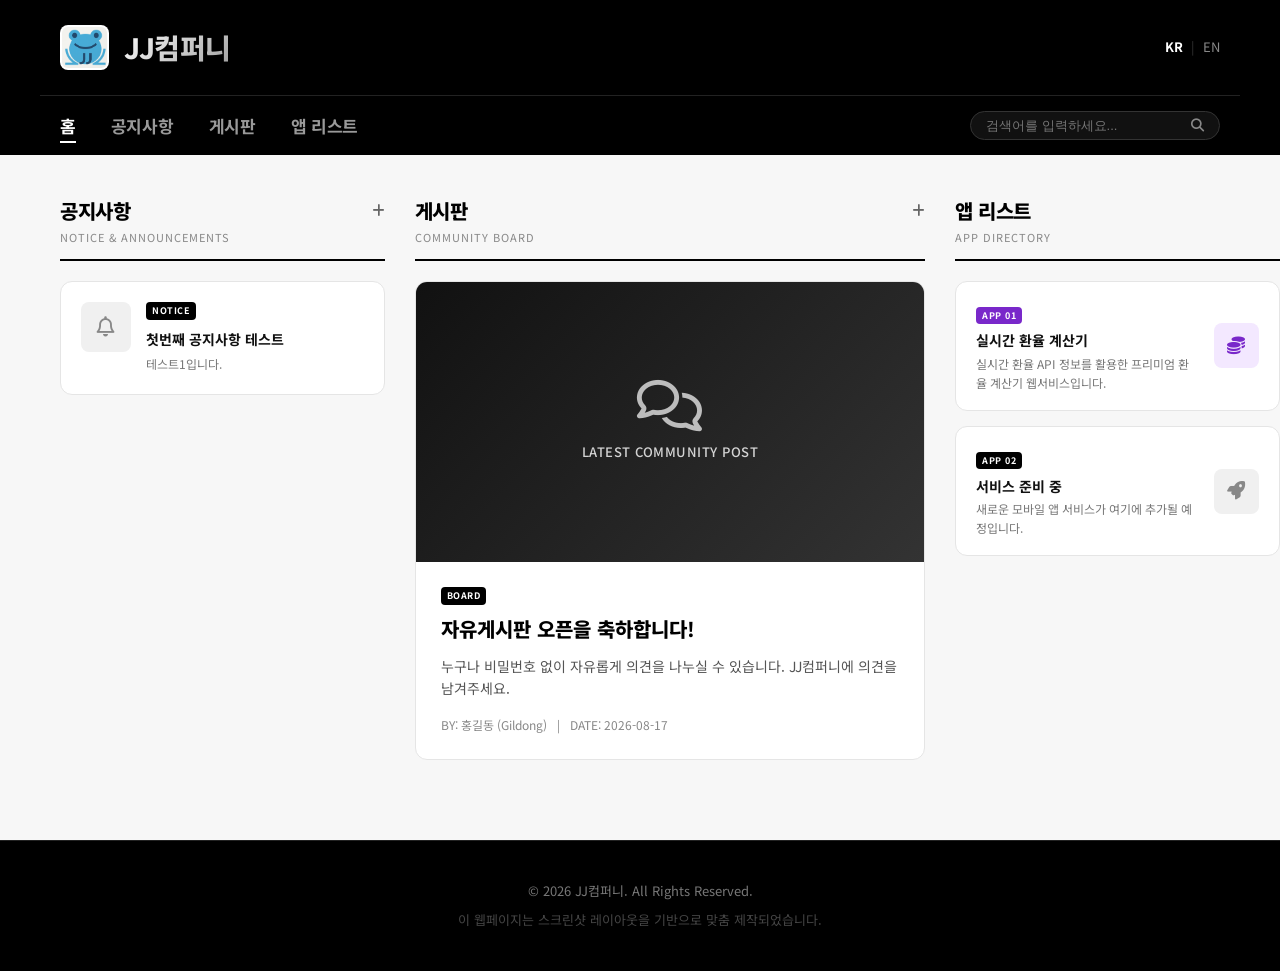
<file: index.html>
<!DOCTYPE html>
<html lang="ko">
<head>
    <meta charset="UTF-8">
    <meta name="viewport" content="width=device-width, initial-scale=1.0">
    <title>JJ컴퍼니</title>
    <!-- PWA meta tags -->
    <link rel="manifest" href="manifest.json">
    <link rel="apple-touch-icon" href="JJ Company.png">
    <meta name="theme-color" content="#000000">
    <link rel="stylesheet" href="style.css">
    <!-- Google Fonts -->
    <link rel="preconnect" href="https://fonts.googleapis.com">
    <link rel="preconnect" href="https://fonts.gstatic.com" crossorigin>
    <link href="https://fonts.googleapis.com/css2?family=Noto+Sans+KR:wght@300;400;500;700;900&family=Outfit:wght@300;400;500;600;700;900&display=swap" rel="stylesheet">
    <!-- FontAwesome for icons -->
    <link rel="stylesheet" href="https://cdnjs.cloudflare.com/ajax/libs/font-awesome/6.4.0/css/all.min.css">
    <!-- Google Identity Services -->
    <script src="https://accounts.google.com/gsi/client" async defer></script>
</head>
<body>
    <!-- Top Header -->
    <header class="header">
        <div class="header-top">
            <div class="logo-container" id="logo-btn" style="cursor: pointer;">
                <img src="./JJ Company.png" alt="JJ컴퍼니 로고" class="logo-img">
                <span class="logo-text" data-ko="JJ컴퍼니" data-en="JJ Company">JJ컴퍼니</span>
            </div>
            <div class="header-lang">
                <a href="#" id="lang-kr" class="active">KR</a>
                <span class="divider">|</span>
                <a href="#" id="lang-en">EN</a>
            </div>
        </div>
        
        <!-- Navigation Bar -->
        <nav class="nav-bar">
            <ul class="nav-menu">
                <li><a href="#" id="menu-home" class="nav-item active" data-ko="홈" data-en="Home">홈</a></li>
                <li><a href="#" id="menu-notice" class="nav-item" data-ko="공지사항" data-en="Notice">공지사항</a></li>
                <li><a href="#" id="menu-board" class="nav-item" data-ko="게시판" data-en="Board">게시판</a></li>
                <li><a href="#" id="menu-apps" class="nav-item" data-ko="앱 리스트" data-en="App List">앱 리스트</a></li>
            </ul>
            <div class="search-box">
                <input type="text" placeholder="검색어를 입력하세요..." id="searchInput" data-ko-placeholder="검색어를 입력하세요..." data-en-placeholder="Search...">
                <button type="button" aria-label="Search"><i class="fa-solid fa-magnifying-glass"></i></button>
            </div>
        </nav>
    </header>

    <!-- Main Content Layout -->
    <main class="main-container">
        
        <!-- 1. HOME VIEW (3-Column Layout) -->
        <div id="view-home" class="spa-view">
            <div class="grid-layout">
                
                <!-- Left Column: Notice Highlight -->
                <section class="column column-left">
                    <div class="column-header">
                        <div class="header-flex">
                            <h2 data-ko="공지사항" data-en="Notice">공지사항</h2>
                            <button class="more-btn" id="go-notice-btn" aria-label="More Notices"><i class="fa-solid fa-plus"></i></button>
                        </div>
                        <span class="column-subtitle">Notice & Announcements</span>
                    </div>
                    <!-- Home Notice List -->
                    <div class="card-list" id="home-notice-list">
                        <!-- Loaded dynamically via JS -->
                    </div>
                </section>

                <!-- Center Column: Dynamic Featured Board Post -->
                <section class="column column-center">
                    <div class="column-header">
                        <div class="header-flex">
                            <h2 data-ko="게시판" data-en="Board">게시판</h2>
                            <button class="more-btn" id="go-board-btn" aria-label="More Posts"><i class="fa-solid fa-plus"></i></button>
                        </div>
                        <span class="column-subtitle">Community Board</span>
                    </div>
                    <div id="home-featured-board">
                        <!-- Loaded dynamically via JS -->
                    </div>
                </section>

                <!-- Right Column: App List Placeholders -->
                <section class="column column-right">
                    <div class="column-header">
                        <h2 data-ko="앱 리스트" data-en="App List">앱 리스트</h2>
                        <span class="column-subtitle">App Directory</span>
                    </div>
                    <div class="compact-list">
                        <div class="empty-card" id="home-app-currency-btn" style="cursor: pointer; display: flex; justify-content: space-between; align-items: center; padding: 18px 20px;">
                            <div class="compact-content">
                                <span class="skeleton-tag" style="background-color: #7928ca; color: #fff;">APP 01</span>
                                <h4 class="compact-title" data-ko="실시간 환율 계산기" data-en="Currency Converter">실시간 환율 계산기</h4>
                                <p class="compact-desc" data-ko="실시간 환율 API 정보를 활용한 프리미엄 환율 계산기 웹서비스입니다." data-en="Premium currency converter web service utilizing real-time exchange rate API.">실시간 환율 API 정보를 활용한 프리미엄 환율 계산기 웹서비스입니다.</p>
                            </div>
                            <div class="compact-img-placeholder" style="background-color: #f3e8ff; color: #7928ca;">
                                <i class="fa-solid fa-coins"></i>
                            </div>
                        </div>
                        <div class="empty-card compact-card-skeleton">
                            <div class="compact-content">
                                <span class="skeleton-tag">APP 02</span>
                                <h4 class="compact-title" data-ko="서비스 준비 중" data-en="Preparing service">서비스 준비 중</h4>
                                <p class="compact-desc" data-ko="새로운 모바일 앱 서비스가 여기에 추가될 예정입니다." data-en="A new mobile app service will be added here soon.">새로운 모바일 앱 서비스가 여기에 추가될 예정입니다.</p>
                            </div>
                            <div class="compact-img-placeholder">
                                <i class="fa-solid fa-rocket"></i>
                            </div>
                        </div>
                    </div>
                </section>

            </div>
        </div>

        <!-- 2. NOTICE BOARD VIEW (Dedicated Page) -->
        <div id="view-notice" class="spa-view hidden">
            <div class="board-container">
                <div class="board-header">
                    <div>
                        <h1 class="board-title" data-ko="공지사항 게시판" data-en="Notice Board">공지사항 게시판</h1>
                        <p class="board-subtitle" data-ko="JJ컴퍼니의 최신 공지사항과 소식을 전해드립니다." data-en="We deliver the latest announcements and news of JJ Company.">JJ컴퍼니의 최신 공지사항과 소식을 전해드립니다.</p>
                    </div>
                    <!-- Write Button for Admin -->
                    <button class="btn btn-black" id="admin-write-btn">
                        <i class="fa-solid fa-pen"></i> <span data-ko="글쓰기 (관리자)" data-en="Write (Admin)">글쓰기 (관리자)</span>
                    </button>
                </div>

                <!-- Notice List Table -->
                <div class="board-table-wrapper">
                    <table class="board-table">
                        <thead>
                            <tr>
                                <th style="width: 10%;">No.</th>
                                <th style="width: 60%; text-align: left;" data-ko="제목" data-en="Title">제목</th>
                                <th style="width: 15%;" data-ko="작성자" data-en="Author">작성자</th>
                                <th style="width: 15%;" data-ko="작성일" data-en="Date">작성일</th>
                            </tr>
                        </thead>
                        <tbody id="board-notice-tbody">
                            <!-- Dynamic Notice Rows Loaded via JS -->
                        </tbody>
                    </table>
                </div>
            </div>
        </div>

        <!-- 3. COMMUNITY BOARD VIEW (Active Page) -->
        <div id="view-board" class="spa-view hidden">
            <div class="board-container">
                <div class="board-header">
                    <div>
                        <h1 class="board-title" data-ko="커뮤니티 게시판" data-en="Community Board">커뮤니티 게시판</h1>
                        <p class="board-subtitle" data-ko="누구나 자유롭게 글을 작성할 수 있는 공간입니다." data-en="A space where anyone can freely write posts.">누구나 자유롭게 글을 작성할 수 있는 공간입니다.</p>
                    </div>
                    <!-- Write Button for Everyone -->
                    <button class="btn btn-black" id="board-write-btn">
                        <i class="fa-solid fa-pen"></i> <span data-ko="글쓰기" data-en="Write">글쓰기</span>
                    </button>
                </div>

                <!-- Post List Table -->
                <div class="board-table-wrapper">
                    <table class="board-table">
                        <thead>
                            <tr>
                                <th style="width: 10%;">No.</th>
                                <th style="width: 60%; text-align: left;" data-ko="제목" data-en="Title">제목</th>
                                <th style="width: 15%;" data-ko="작성자" data-en="Author">작성자</th>
                                <th style="width: 15%;" data-ko="작성일" data-en="Date">작성일</th>
                            </tr>
                        </thead>
                        <tbody id="board-post-tbody">
                            <!-- Dynamic Post Rows Loaded via JS -->
                        </tbody>
                    </table>
                </div>
            </div>
        </div>

        <div id="view-apps" class="spa-view hidden">
            <div class="board-container" style="padding: 20px; min-height: 700px; display: flex; flex-direction: column;">
                <div class="board-header" style="margin-bottom: 20px;">
                    <div>
                        <h1 class="board-title" data-ko="환율 계산기" data-en="Currency Converter">환율 계산기</h1>
                        <p class="board-subtitle" data-ko="실시간 API 연동 자동 환율 계산기 서비스입니다." data-en="Real-time API integrated automatic currency converter service.">실시간 API 연동 자동 환율 계산기 서비스입니다.</p>
                    </div>
                    <button class="btn btn-outline go-home-trigger" data-ko="홈으로 가기" data-en="Go Home">홈으로 가기</button>
                </div>
                <div style="flex-grow: 1; border-radius: 12px; overflow: hidden; border: 1px solid #e5e5e5; background: #fff; height: 600px; position: relative;">
                    <iframe src="1.app Currency converter/index.html" style="width: 100%; height: 100%; border: none;" title="Currency Converter"></iframe>
                </div>
            </div>
        </div>

    </main>

    <!-- Admin Login Modal -->
    <div class="modal-backdrop hidden" id="admin-login-modal">
        <div class="modal-card" style="max-width: 400px;">
            <div class="modal-header">
                <h3 data-ko="관리자 인증" data-en="Admin Authentication">관리자 인증</h3>
                <button class="modal-close" id="admin-login-modal-close"><i class="fa-solid fa-xmark"></i></button>
            </div>
            <div class="modal-body" style="display: flex; justify-content: center; padding: 40px 20px;">
                <div id="g_id_onload"
                     data-client_id="710542551936-fi6b06jsifuk7maemhbq79e1499826q3.apps.googleusercontent.com"
                     data-callback="handleCredentialResponse"
                     data-auto_prompt="false">
                </div>
                <div class="g_id_signin"
                     data-type="standard"
                     data-size="large"
                     data-theme="outline"
                     data-text="sign_in_with"
                     data-shape="rectangular"
                     data-logo_alignment="left">
                </div>
            </div>
        </div>
    </div>

    <!-- Admin Write Modal -->
    <div class="modal-backdrop hidden" id="write-modal">
        <div class="modal-card">
            <div class="modal-header">
                <h3 data-ko="공지사항 작성 (관리자)" data-en="Write Notice (Admin)">공지사항 작성 (관리자)</h3>
                <button class="modal-close" id="write-modal-close"><i class="fa-solid fa-xmark"></i></button>
            </div>
            <div class="modal-body">
                <div class="form-group">
                    <label for="notice-title" data-ko="제목" data-en="Title">제목</label>
                    <input type="text" id="notice-title" placeholder="제목을 입력하세요.">
                </div>
                <div class="form-group">
                    <label for="notice-content" data-ko="내용" data-en="Content">내용</label>
                    <textarea id="notice-content" rows="6" placeholder="내용을 입력하세요."></textarea>
                </div>
            </div>
            <div class="modal-footer">
                <button class="btn btn-gray" id="write-modal-cancel" data-ko="취소" data-en="Cancel">취소</button>
                <button class="btn btn-black" id="write-modal-submit" data-ko="등록" data-en="Submit">등록</button>
            </div>
        </div>
    </div>

    <!-- Community Post Write Modal -->
    <div class="modal-backdrop hidden" id="post-write-modal">
        <div class="modal-card">
            <div class="modal-header">
                <h3 data-ko="게시글 작성" data-en="Write Post">게시글 작성</h3>
                <button class="modal-close" id="post-write-modal-close"><i class="fa-solid fa-xmark"></i></button>
            </div>
            <div class="modal-body">
                <div class="form-group">
                    <label for="post-title" data-ko="제목" data-en="Title">제목</label>
                    <input type="text" id="post-title" placeholder="제목을 입력하세요.">
                </div>
                <div class="form-group">
                    <label for="post-author" data-ko="작성자" data-en="Author">작성자</label>
                    <input type="text" id="post-author" placeholder="이름을 입력하세요.">
                </div>
                <div class="form-group">
                    <label for="post-content" data-ko="내용" data-en="Content">내용</label>
                    <textarea id="post-content" rows="6" placeholder="내용을 입력하세요."></textarea>
                </div>
            </div>
            <div class="modal-footer">
                <button class="btn btn-gray" id="post-write-modal-cancel" data-ko="취소" data-en="Cancel">취소</button>
                <button class="btn btn-black" id="post-write-modal-submit" data-ko="등록" data-en="Submit">등록</button>
            </div>
        </div>
    </div>

    <!-- Notice View Modal -->
    <div class="modal-backdrop hidden" id="detail-modal">
        <div class="modal-card">
            <div class="modal-header">
                <span class="skeleton-tag">NOTICE</span>
                <button class="modal-close" id="detail-modal-close"><i class="fa-solid fa-xmark"></i></button>
            </div>
            <div class="modal-body">
                <h2 class="detail-title" id="detail-title">공지사항 제목</h2>
                <div class="detail-meta">
                    <span id="detail-author">작성자: 관리자</span>
                    <span class="divider">|</span>
                    <span id="detail-date">작성일: 2026-08-17</span>
                </div>
                <div class="detail-content" id="detail-content">
                    공지사항 내용이 표시됩니다.
                </div>
            </div>
            <div class="modal-footer" style="display: flex; justify-content: space-between; width: 100%;">
                <button class="btn" id="detail-modal-delete" data-ko="삭제" data-en="Delete" style="border: 1px solid #ff4d4d; color: #ff4d4d; background: none;">삭제</button>
                <button class="btn btn-black" id="detail-modal-confirm" data-ko="확인" data-en="OK">확인</button>
            </div>
        </div>
    </div>

    <!-- Footer -->
    <footer class="footer">
        <div class="footer-content">
            <p data-ko="&copy; 2026 JJ컴퍼니. All Rights Reserved." data-en="&copy; 2026 JJ Company. All Rights Reserved.">&copy; 2026 JJ컴퍼니. All Rights Reserved.</p>
            <p class="footer-sub" data-ko="이 웹페이지는 스크린샷 레이아웃을 기반으로 맞춤 제작되었습니다." data-en="This webpage was custom-built based on the screenshot layout.">이 웹페이지는 스크린샷 레이아웃을 기반으로 맞춤 제작되었습니다.</p>
        </div>
    </footer>

    <script src="app.js"></script>
    <script>
        if ('serviceWorker' in navigator) {
            window.addEventListener('load', () => {
                navigator.serviceWorker.register('./sw.js')
                    .then(registration => console.log('ServiceWorker registration successful'))
                    .catch(err => console.log('ServiceWorker registration failed: ', err));
            });
        }
    </script>
</body>
</html>
</file>
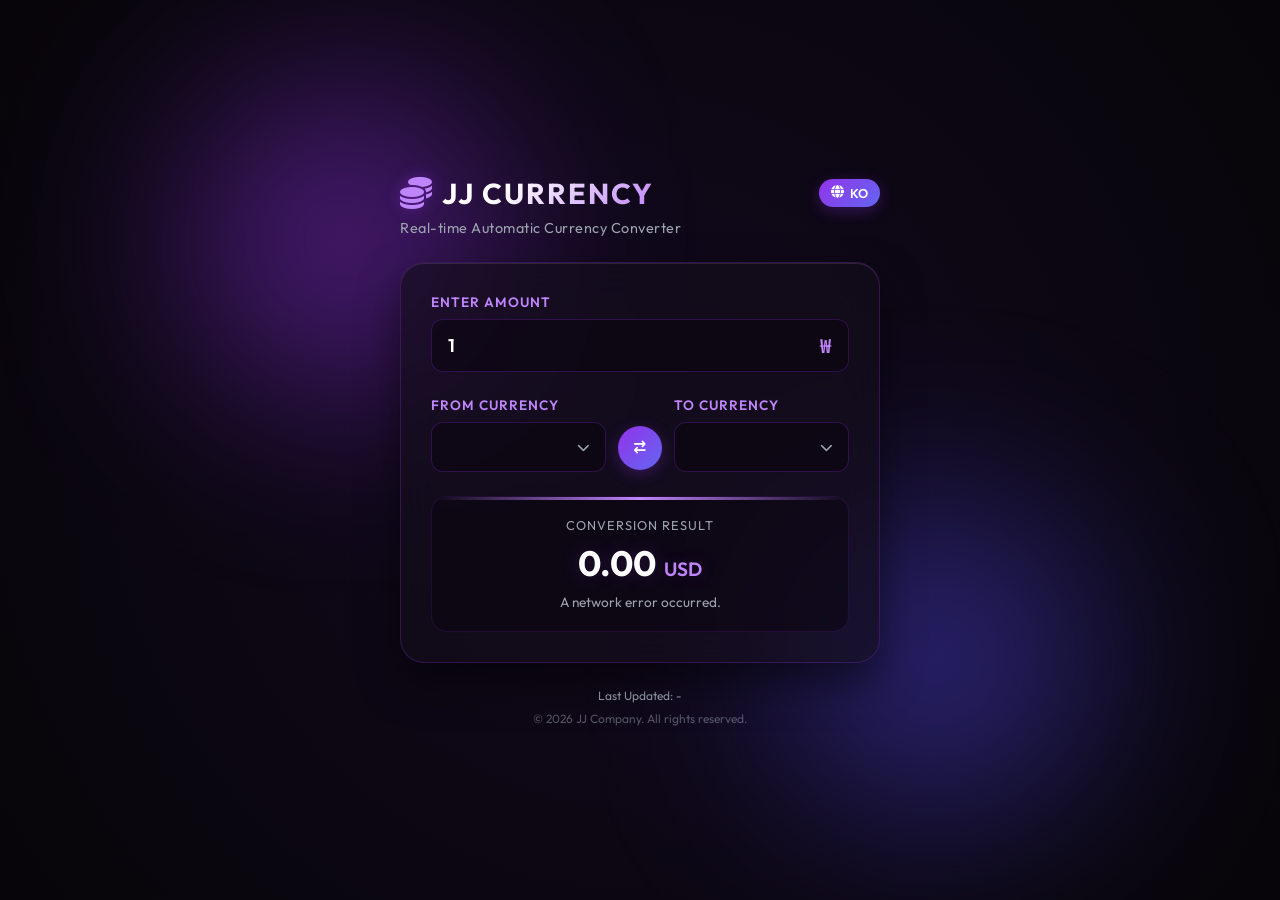
<file: 1.app Currency converter/index.html>
<!DOCTYPE html>
<html lang="en">
<head>
    <meta charset="UTF-8">
    <meta name="viewport" content="width=device-width, initial-scale=1.0">
    <meta name="description" content="A premium, real-time currency converter with a purple aesthetic, synced with live exchange rates.">
    <!-- PWA meta tags -->
    <link rel="manifest" href="manifest.json">
    <link rel="icon" type="image/svg+xml" href="icon.svg">
    <link rel="apple-touch-icon" href="icon.svg">
    <meta name="theme-color" content="#8b5cf6">
    <meta name="apple-mobile-web-app-capable" content="yes">
    <meta name="apple-mobile-web-app-status-bar-style" content="black-translucent">
    <title>JJ Currency Converter - Premium Real-time Exchange Rates</title>
    <!-- Google Fonts -->
    <link rel="preconnect" href="https://fonts.googleapis.com">
    <link rel="preconnect" href="https://fonts.gstatic.com" crossorigin>
    <link href="https://fonts.googleapis.com/css2?family=Outfit:wght@300;400;600;700&family=Noto+Sans+KR:wght@300;400;500;700&display=swap" rel="stylesheet">
    <!-- FontAwesome for icons -->
    <link rel="stylesheet" href="https://cdnjs.cloudflare.com/ajax/libs/font-awesome/6.4.0/css/all.min.css">
    <link rel="stylesheet" href="style.css">
</head>
<body>
    <div class="glass-bg"></div>
    <div class="glow-orb orb-1"></div>
    <div class="glow-orb orb-2"></div>

    <main class="app-container">
        <header class="app-header">
            <div class="header-top">
                <div class="logo">
                    <i class="fa-solid fa-coins logo-icon"></i>
                    <h1>JJ CURRENCY</h1>
                </div>
                <button id="lang-btn" class="lang-btn" aria-label="Toggle Language">
                    <i class="fa-solid fa-globe"></i>
                    <span>KO</span>
                </button>
            </div>
            <p class="subtitle" id="subtitle-text">Real-time Automatic Currency Converter</p>
        </header>

        <section class="converter-card">
            <!-- Amount Input -->
            <div class="input-group">
                <label for="amount-input" id="amount-label">Enter Amount</label>
                <div class="input-wrapper">
                    <input type="number" id="amount-input" value="1" min="0" placeholder="Enter amount...">
                    <span class="currency-symbol" id="base-symbol">₩</span>
                </div>
            </div>

            <!-- Currency Selection -->
            <div class="selection-container">
                <div class="select-box-wrapper">
                    <label for="from-currency" id="from-label">From Currency</label>
                    <div class="custom-select-container">
                        <select id="from-currency" class="currency-select">
                            <!-- JS dynamic options -->
                        </select>
                    </div>
                </div>

                <button id="swap-btn" class="swap-button" aria-label="Swap Currencies">
                    <i class="fa-solid fa-arrow-right-arrow-left"></i>
                </button>

                <div class="select-box-wrapper">
                    <label for="to-currency" id="to-label">To Currency</label>
                    <div class="custom-select-container">
                        <select id="to-currency" class="currency-select">
                            <!-- JS dynamic options -->
                        </select>
                    </div>
                </div>
            </div>

            <!-- Result Area -->
            <div class="result-container">
                <div class="result-header" id="result-header">Conversion Result</div>
                <div class="result-value">
                    <span id="converted-amount">0.00</span>
                    <span id="target-symbol" class="result-currency">USD</span>
                </div>
                <div class="exchange-rate-info" id="rate-text">
                    Loading exchange rates...
                </div>
            </div>
        </section>

        <footer class="app-footer">
            <p class="update-time" id="update-time-text">Last Updated: -</p>
            <p class="copyright">&copy; 2026 JJ Company. All rights reserved.</p>
        </footer>
    </main>

    <script src="app.js"></script>
    <script>
        if ('serviceWorker' in navigator) {
            window.addEventListener('load', () => {
                navigator.serviceWorker.register('./sw.js')
                    .then(registration => console.log('ServiceWorker registration successful'))
                    .catch(err => console.log('ServiceWorker registration failed: ', err));
            });
        }
    </script>
</body>
</html>
</file>
<file: style.css>
/* Reset & Core Styles */
* {
    margin: 0;
    padding: 0;
    box-sizing: border-box;
}

body {
    font-family: 'Noto Sans KR', 'Outfit', sans-serif;
    background-color: #f7f7f7;
    color: #1a1a1a;
    line-height: 1.6;
}

/* Header */
.header {
    background-color: #000000;
    color: #ffffff;
    width: 100%;
}

.header-top {
    max-width: 1200px;
    margin: 0 auto;
    padding: 25px 20px;
    display: flex;
    justify-content: space-between;
    align-items: center;
    border-bottom: 1px solid #222;
}

.logo-container {
    display: flex;
    align-items: center;
    gap: 15px;
}

.logo-img {
    height: 45px;
    width: auto;
    object-fit: contain;
    border-radius: 8px;
    background-color: #ffffff;
    padding: 2px;
}

.logo-text {
    font-size: 28px;
    font-weight: 800;
    letter-spacing: -0.5px;
    background: linear-gradient(135deg, #ffffff 0%, #a0a0a0 100%);
    -webkit-background-clip: text;
    -webkit-text-fill-color: transparent;
}

.header-lang {
    font-size: 13px;
    display: flex;
    align-items: center;
    gap: 8px;
    color: #888;
}

.header-lang a {
    color: #888;
    text-decoration: none;
    transition: color 0.2s ease;
}

.header-lang a:hover,
.header-lang a.active {
    color: #ffffff;
    font-weight: bold;
}

.header-lang .divider {
    color: #333;
}

/* Navigation Bar */
.nav-bar {
    max-width: 1200px;
    margin: 0 auto;
    padding: 15px 20px;
    display: flex;
    justify-content: space-between;
    align-items: center;
}

.nav-menu {
    display: flex;
    list-style: none;
    gap: 35px;
}

.nav-item {
    color: #999999;
    text-decoration: none;
    font-size: 17px;
    font-weight: 700;
    letter-spacing: -0.3px;
    transition: all 0.3s ease;
    position: relative;
    padding: 5px 0;
}

.nav-item:hover,
.nav-item.active {
    color: #ffffff;
}

.nav-item::after {
    content: '';
    position: absolute;
    bottom: 0;
    left: 0;
    width: 0;
    height: 2px;
    background-color: #ffffff;
    transition: width 0.3s ease;
}

.nav-item:hover::after,
.nav-item.active::after {
    width: 100%;
}

/* Search Box */
.search-box {
    display: flex;
    align-items: center;
    background-color: #111;
    border: 1px solid #333;
    border-radius: 20px;
    padding: 6px 15px;
    width: 250px;
    transition: all 0.3s ease;
}

.search-box:focus-within {
    border-color: #ffffff;
    background-color: #151515;
}

.search-box input {
    background: none;
    border: none;
    color: #ffffff;
    font-size: 13px;
    outline: none;
    width: 100%;
}

.search-box button {
    background: none;
    border: none;
    color: #888;
    cursor: pointer;
    transition: color 0.2s ease;
}

.search-box button:hover {
    color: #ffffff;
}

/* Main Container & Grid Layout */
.main-container {
    max-width: 1200px;
    margin: 40px auto;
    padding: 0 20px;
}

.grid-layout {
    display: grid;
    grid-template-columns: 28% 44% 28%;
    gap: 30px;
}

/* Column General Styling */
.column {
    display: flex;
    flex-direction: column;
}

.column-header {
    border-bottom: 2px solid #000000;
    padding-bottom: 12px;
    margin-bottom: 20px;
}

.column-header h2 {
    font-size: 20px;
    font-weight: 800;
    color: #000000;
    letter-spacing: -0.5px;
}

.column-subtitle {
    font-size: 11px;
    color: #888;
    text-transform: uppercase;
    letter-spacing: 1px;
    display: block;
    margin-top: 2px;
}

/* Empty State Skeletons */
.empty-card {
    background-color: #ffffff;
    border: 1px solid #e5e5e5;
    border-radius: 12px;
    overflow: hidden;
    transition: all 0.3s cubic-bezier(0.25, 0.8, 0.25, 1);
    position: relative;
}

.empty-card:hover {
    transform: translateY(-4px);
    box-shadow: 0 12px 20px rgba(0,0,0,0.05);
    border-color: #b5b5b5;
}

/* Left Column Notice Skeletons */
.notice-card-skeleton {
    display: flex;
    gap: 15px;
    padding: 20px;
    margin-bottom: 15px;
}

.skeleton-img {
    width: 50px;
    height: 50px;
    border-radius: 8px;
    background-color: #f0f0f0;
    display: flex;
    align-items: center;
    justify-content: center;
    font-size: 20px;
    color: #888;
    flex-shrink: 0;
}

.skeleton-content {
    display: flex;
    flex-direction: column;
    justify-content: center;
    width: 100%;
}

.skeleton-tag {
    font-size: 9px;
    font-weight: 700;
    background-color: #000000;
    color: #ffffff;
    padding: 2px 6px;
    border-radius: 4px;
    align-self: flex-start;
    margin-bottom: 8px;
    letter-spacing: 0.5px;
}

.skeleton-line.title {
    font-size: 14px;
    font-weight: 700;
    color: #111;
    margin-bottom: 4px;
}

.skeleton-line.desc {
    font-size: 12px;
    color: #777;
}

/* Center Column Hero Skeleton */
.main-hero-skeleton {
    display: flex;
    flex-direction: column;
    height: 100%;
}

.hero-image-placeholder {
    height: 280px;
    background-color: #eaeaea;
    display: flex;
    flex-direction: column;
    justify-content: center;
    align-items: center;
    color: #aaa;
    gap: 10px;
}

.hero-image-placeholder i {
    font-size: 48px;
}

.hero-image-placeholder span {
    font-size: 14px;
    font-weight: 500;
}

.hero-content {
    padding: 25px;
    flex-grow: 1;
    display: flex;
    flex-direction: column;
    justify-content: center;
}

.hero-title {
    font-size: 20px;
    font-weight: 800;
    margin-bottom: 10px;
    color: #000;
}

.hero-desc {
    font-size: 14px;
    color: #555;
    line-height: 1.6;
}

/* Right Column Apps Skeleton */
.compact-list {
    display: flex;
    flex-direction: column;
    gap: 15px;
}

.compact-card-skeleton {
    display: flex;
    justify-content: space-between;
    align-items: center;
    padding: 18px 20px;
}

.compact-content {
    flex-grow: 1;
    padding-right: 15px;
}

.compact-title {
    font-size: 14px;
    font-weight: 700;
    color: #111;
    margin-top: 4px;
    margin-bottom: 2px;
}

.compact-desc {
    font-size: 12px;
    color: #777;
}

.compact-img-placeholder {
    width: 45px;
    height: 45px;
    border-radius: 8px;
    background-color: #f0f0f0;
    display: flex;
    align-items: center;
    justify-content: center;
    font-size: 18px;
    color: #888;
    flex-shrink: 0;
}

/* Footer */
.footer {
    background-color: #000000;
    color: #777777;
    text-align: center;
    padding: 40px 20px;
    margin-top: 80px;
    border-top: 1px solid #222;
}

.footer-content {
    max-width: 1200px;
    margin: 0 auto;
}

.footer p {
    font-size: 13px;
}

.footer-sub {
    margin-top: 8px;
    font-size: 11px;
    color: #444;
}

/* Responsive Design */
@media (max-width: 1024px) {
    .grid-layout {
        grid-template-columns: 1fr;
        gap: 40px;
    }
    
    .nav-bar {
        flex-direction: column;
        gap: 15px;
    }
    
    .search-box {
        width: 100%;
    }
}

/* SPA Views styling */
.spa-view {
    transition: opacity 0.3s ease, transform 0.3s ease;
}
.spa-view.hidden {
    display: none !important;
}

/* Common button styling */
.btn {
    display: inline-flex;
    align-items: center;
    justify-content: center;
    gap: 8px;
    padding: 10px 20px;
    font-size: 14px;
    font-weight: 700;
    border-radius: 8px;
    cursor: pointer;
    transition: all 0.2s ease;
    border: none;
    outline: none;
}

.btn-black {
    background-color: #000;
    color: #fff;
    border: 1px solid #000;
}
.btn-black:hover {
    background-color: #222;
    border-color: #222;
}

.btn-gray {
    background-color: #f0f0f0;
    color: #333;
}
.btn-gray:hover {
    background-color: #e0e0e0;
}

.btn-outline {
    background: none;
    border: 1px solid #ccc;
    color: #333;
}
.btn-outline:hover {
    background-color: #f0f0f0;
    border-color: #000;
    color: #000;
}

/* Header Flex for Title and More button */
.header-flex {
    display: flex;
    justify-content: space-between;
    align-items: center;
    width: 100%;
}

.more-btn {
    background: none;
    border: none;
    color: #666;
    cursor: pointer;
    font-size: 14px;
    transition: color 0.2s ease;
}
.more-btn:hover {
    color: #000;
}

/* Board Container & Table Styling */
.board-container {
    background-color: #fff;
    border: 1px solid #e5e5e5;
    border-radius: 16px;
    padding: 30px;
    margin-top: 10px;
}

.board-header {
    display: flex;
    justify-content: space-between;
    align-items: center;
    margin-bottom: 30px;
    border-bottom: 1px solid #eee;
    padding-bottom: 20px;
}

.board-title {
    font-size: 24px;
    font-weight: 800;
    color: #000;
}

.board-subtitle {
    font-size: 14px;
    color: #666;
    margin-top: 5px;
}

.board-table-wrapper {
    overflow-x: auto;
}

.board-table {
    width: 100%;
    border-collapse: collapse;
    font-size: 14px;
}

.board-table th, 
.board-table td {
    padding: 15px 20px;
    border-bottom: 1px solid #eee;
}

.board-table th {
    font-weight: 700;
    color: #555;
    background-color: #fcfcfc;
}

.board-table td {
    color: #333;
    text-align: center;
}

.board-table tr:hover td {
    background-color: #fafafa;
    cursor: pointer;
}

.notice-row-title {
    text-align: left;
    font-weight: 500;
    color: #111;
}

/* Empty State View */
.empty-state-view {
    text-align: center;
    background-color: #fff;
    border: 1px solid #e5e5e5;
    border-radius: 16px;
    padding: 80px 40px;
    display: flex;
    flex-direction: column;
    align-items: center;
    justify-content: center;
    gap: 15px;
}

.empty-state-view i {
    font-size: 48px;
    color: #bbb;
}

.empty-state-view h2 {
    font-size: 22px;
    font-weight: 800;
    color: #000;
}

.empty-state-view p {
    font-size: 14px;
    color: #666;
    max-width: 400px;
    margin-bottom: 10px;
}

/* Modals */
.modal-backdrop {
    position: fixed;
    top: 0;
    left: 0;
    right: 0;
    bottom: 0;
    background-color: rgba(0, 0, 0, 0.5);
    display: flex;
    align-items: center;
    justify-content: center;
    z-index: 1000;
    opacity: 1;
    transition: opacity 0.2s ease;
}

.modal-backdrop.hidden {
    display: none !important;
}

.modal-card {
    background-color: #fff;
    border-radius: 16px;
    width: 90%;
    max-width: 500px;
    box-shadow: 0 20px 40px rgba(0,0,0,0.15);
    overflow: hidden;
    animation: modalSlideUp 0.3s ease;
}

@keyframes modalSlideUp {
    from { transform: translateY(20px); opacity: 0; }
    to { transform: translateY(0); opacity: 1; }
}

.modal-header {
    padding: 20px 25px;
    border-bottom: 1px solid #eee;
    display: flex;
    justify-content: space-between;
    align-items: center;
}

.modal-header h3 {
    font-size: 18px;
    font-weight: 800;
    color: #000;
}

.modal-close {
    background: none;
    border: none;
    color: #999;
    cursor: pointer;
    font-size: 20px;
    transition: color 0.2s ease;
}
.modal-close:hover {
    color: #000;
}

.modal-body {
    padding: 25px;
}

.form-group {
    margin-bottom: 20px;
}

.form-group label {
    display: block;
    font-size: 13px;
    font-weight: 700;
    color: #333;
    margin-bottom: 8px;
}

.form-group input,
.form-group textarea {
    width: 100%;
    padding: 12px 15px;
    border: 1px solid #ddd;
    border-radius: 8px;
    font-family: inherit;
    font-size: 14px;
    outline: none;
    transition: border-color 0.2s ease;
}

.form-group input:focus,
.form-group textarea:focus {
    border-color: #000;
}

.modal-footer {
    padding: 15px 25px;
    background-color: #fafafa;
    border-top: 1px solid #eee;
    display: flex;
    justify-content: flex-end;
    gap: 12px;
}

/* Detail Modal Specifics */
.detail-title {
    font-size: 22px;
    font-weight: 800;
    color: #000;
    margin-bottom: 10px;
}

.detail-meta {
    font-size: 12px;
    color: #888;
    display: flex;
    align-items: center;
    gap: 10px;
    margin-bottom: 20px;
    border-bottom: 1px solid #eee;
    padding-bottom: 12px;
}

.detail-content {
    font-size: 14px;
    line-height: 1.8;
    color: #333;
    white-space: pre-wrap;
}
</file>
<file: 1.app Currency converter/style.css>
:root {
    --bg-dark: #070509;
    --bg-card: rgba(20, 15, 28, 0.65);
    --border-color: rgba(147, 51, 234, 0.25);
    --border-focus: rgba(168, 85, 247, 0.6);
    --primary-purple: #9333ea;
    --primary-light: #c084fc;
    --text-main: #f3f4f6;
    --text-muted: #9ca3af;
    --glow-color: rgba(147, 51, 234, 0.45);
}

* {
    margin: 0;
    padding: 0;
    box-sizing: border-box;
    font-family: 'Outfit', 'Noto Sans KR', sans-serif;
}

body {
    background-color: var(--bg-dark);
    color: var(--text-main);
    min-height: 100vh;
    display: flex;
    justify-content: center;
    align-items: center;
    overflow-x: hidden;
    position: relative;
    padding: 20px;
}

/* Background Gradients & Orbs */
.glass-bg {
    position: absolute;
    top: 0;
    left: 0;
    width: 100%;
    height: 100%;
    background: radial-gradient(circle at 50% 50%, rgba(20, 10, 35, 0.8) 0%, #070509 100%);
    z-index: -2;
}

.glow-orb {
    position: absolute;
    width: 300px;
    height: 300px;
    border-radius: 50%;
    filter: blur(100px);
    z-index: -1;
    opacity: 0.5;
    animation: pulse 8s infinite alternate;
}

.orb-1 {
    background-color: var(--primary-purple);
    top: 10%;
    left: 15%;
}

.orb-2 {
    background-color: #4f46e5;
    bottom: 10%;
    right: 15%;
    animation-delay: 4s;
}

@keyframes pulse {
    0% { transform: scale(1) translate(0, 0); opacity: 0.4; }
    100% { transform: scale(1.2) translate(30px, 20px); opacity: 0.6; }
}

/* App Container */
.app-container {
    width: 100%;
    max-width: 480px;
    display: flex;
    flex-direction: column;
    gap: 25px;
    z-index: 1;
}

/* Header */
.app-header {
    text-align: center;
}

.logo {
    display: flex;
    align-items: center;
    justify-content: center;
    gap: 10px;
}

.logo-icon {
    font-size: 2rem;
    color: var(--primary-light);
    text-shadow: 0 0 15px var(--glow-color);
}

.logo h1 {
    font-size: 1.8rem;
    font-weight: 700;
    letter-spacing: 2px;
    background: linear-gradient(135deg, #fff 30%, var(--primary-light) 100%);
    -webkit-background-clip: text;
    -webkit-text-fill-color: transparent;
}

.header-top {
    display: flex;
    justify-content: space-between;
    align-items: center;
    margin-bottom: 8px;
}

.lang-btn {
    background: linear-gradient(135deg, var(--primary-purple) 0%, #6366f1 100%);
    border: none;
    padding: 6px 12px;
    border-radius: 20px;
    color: #fff;
    font-size: 0.8rem;
    font-weight: 600;
    cursor: pointer;
    transition: all 0.25s cubic-bezier(0.4, 0, 0.2, 1);
    box-shadow: 0 4px 15px rgba(147, 51, 234, 0.3);
    display: flex;
    align-items: center;
    gap: 6px;
}

.lang-btn:hover {
    transform: translateY(-2px);
    box-shadow: 0 6px 20px rgba(147, 51, 234, 0.5);
}

.lang-btn:active {
    transform: translateY(0);
}

.subtitle {
    font-size: 0.9rem;
    color: var(--text-muted);
    letter-spacing: 0.5px;
    text-align: left;
}

/* Converter Card */
.converter-card {
    background: var(--bg-card);
    backdrop-filter: blur(20px);
    -webkit-backdrop-filter: blur(20px);
    border: 1px solid var(--border-color);
    border-radius: 24px;
    padding: 30px;
    box-shadow: 0 20px 40px rgba(0, 0, 0, 0.5), 
                inset 0 1px 0 rgba(255, 255, 255, 0.1);
    display: flex;
    flex-direction: column;
    gap: 24px;
    transition: all 0.3s ease;
}

.converter-card:hover {
    border-color: rgba(168, 85, 247, 0.4);
    box-shadow: 0 20px 45px rgba(147, 51, 234, 0.15), 
                0 20px 40px rgba(0, 0, 0, 0.6);
}

/* Form elements */
.input-group, .select-box-wrapper {
    display: flex;
    flex-direction: column;
    gap: 8px;
}

label {
    font-size: 0.85rem;
    font-weight: 600;
    color: var(--primary-light);
    text-transform: uppercase;
    letter-spacing: 1px;
}

.input-wrapper {
    position: relative;
    display: flex;
    align-items: center;
}

.input-wrapper input {
    width: 100%;
    background: rgba(10, 5, 15, 0.6);
    border: 1px solid var(--border-color);
    border-radius: 12px;
    padding: 14px 16px;
    padding-right: 50px;
    color: #fff;
    font-size: 1.15rem;
    font-weight: 600;
    outline: none;
    transition: all 0.25s ease;
}

.input-wrapper input:focus {
    border-color: var(--border-focus);
    box-shadow: 0 0 12px rgba(168, 85, 247, 0.25);
    background: rgba(15, 5, 25, 0.8);
}

/* Hide number spin buttons */
.input-wrapper input::-webkit-outer-spin-button,
.input-wrapper input::-webkit-inner-spin-button {
    -webkit-appearance: none;
    margin: 0;
}

.currency-symbol {
    position: absolute;
    right: 18px;
    font-size: 1.2rem;
    font-weight: 600;
    color: var(--primary-light);
}

/* Selection Section */
.selection-container {
    display: grid;
    grid-template-columns: 1fr auto 1fr;
    align-items: flex-end;
    gap: 12px;
}

.custom-select-container {
    position: relative;
}

.currency-select {
    width: 100%;
    background: rgba(10, 5, 15, 0.6);
    border: 1px solid var(--border-color);
    border-radius: 12px;
    padding: 14px 16px;
    color: #fff;
    font-size: 1rem;
    font-weight: 600;
    outline: none;
    cursor: pointer;
    appearance: none;
    transition: all 0.25s ease;
}

.currency-select:focus {
    border-color: var(--border-focus);
    background: rgba(15, 5, 25, 0.8);
}

/* Custom indicator icon for select */
.custom-select-container::after {
    content: '\f078';
    font-family: 'Font Awesome 6 Free';
    font-weight: 900;
    position: absolute;
    right: 16px;
    top: 50%;
    transform: translateY(-50%);
    color: var(--text-muted);
    font-size: 0.8rem;
    pointer-events: none;
    transition: transform 0.2s ease;
}

.custom-select-container:focus-within::after {
    color: var(--primary-light);
    transform: translateY(-50%) rotate(180deg);
}

/* Swap Button */
.swap-button {
    background: linear-gradient(135deg, var(--primary-purple) 0%, #6366f1 100%);
    border: none;
    width: 44px;
    height: 44px;
    border-radius: 50%;
    display: flex;
    align-items: center;
    justify-content: center;
    color: #fff;
    cursor: pointer;
    transition: all 0.25s cubic-bezier(0.4, 0, 0.2, 1);
    box-shadow: 0 4px 15px rgba(147, 51, 234, 0.3);
    margin-bottom: 2px;
}

.swap-button:hover {
    transform: scale(1.1) rotate(180deg);
    box-shadow: 0 6px 20px rgba(147, 51, 234, 0.5);
}

.swap-button:active {
    transform: scale(0.95);
}

/* Result Container */
.result-container {
    background: rgba(10, 5, 15, 0.5);
    border: 1px solid rgba(147, 51, 234, 0.15);
    border-radius: 16px;
    padding: 20px;
    text-align: center;
    position: relative;
    overflow: hidden;
}

.result-container::before {
    content: '';
    position: absolute;
    top: 0;
    left: 0;
    width: 100%;
    height: 3px;
    background: linear-gradient(90deg, transparent, var(--primary-light), transparent);
}

.result-header {
    font-size: 0.8rem;
    color: var(--text-muted);
    text-transform: uppercase;
    letter-spacing: 1px;
    margin-bottom: 8px;
}

.result-value {
    font-size: 2.2rem;
    font-weight: 700;
    color: #fff;
    display: flex;
    justify-content: center;
    align-items: baseline;
    gap: 8px;
    margin-bottom: 8px;
    text-shadow: 0 0 20px rgba(168, 85, 247, 0.2);
}

.result-currency {
    font-size: 1.2rem;
    color: var(--primary-light);
    font-weight: 600;
}

.exchange-rate-info {
    font-size: 0.85rem;
    color: var(--text-muted);
}

/* Footer */
.app-footer {
    text-align: center;
    display: flex;
    flex-direction: column;
    gap: 8px;
}

.update-time {
    font-size: 0.75rem;
    color: var(--text-muted);
}

.copyright {
    font-size: 0.75rem;
    color: rgba(156, 163, 175, 0.5);
}

/* Responsive */
@media (max-width: 480px) {
    .selection-container {
        grid-template-columns: 1fr;
        gap: 16px;
    }
    
    .swap-button {
        margin: 8px auto;
        transform: rotate(90deg);
    }
    
    .swap-button:hover {
        transform: scale(1.1) rotate(270deg);
    }
}
</file>
